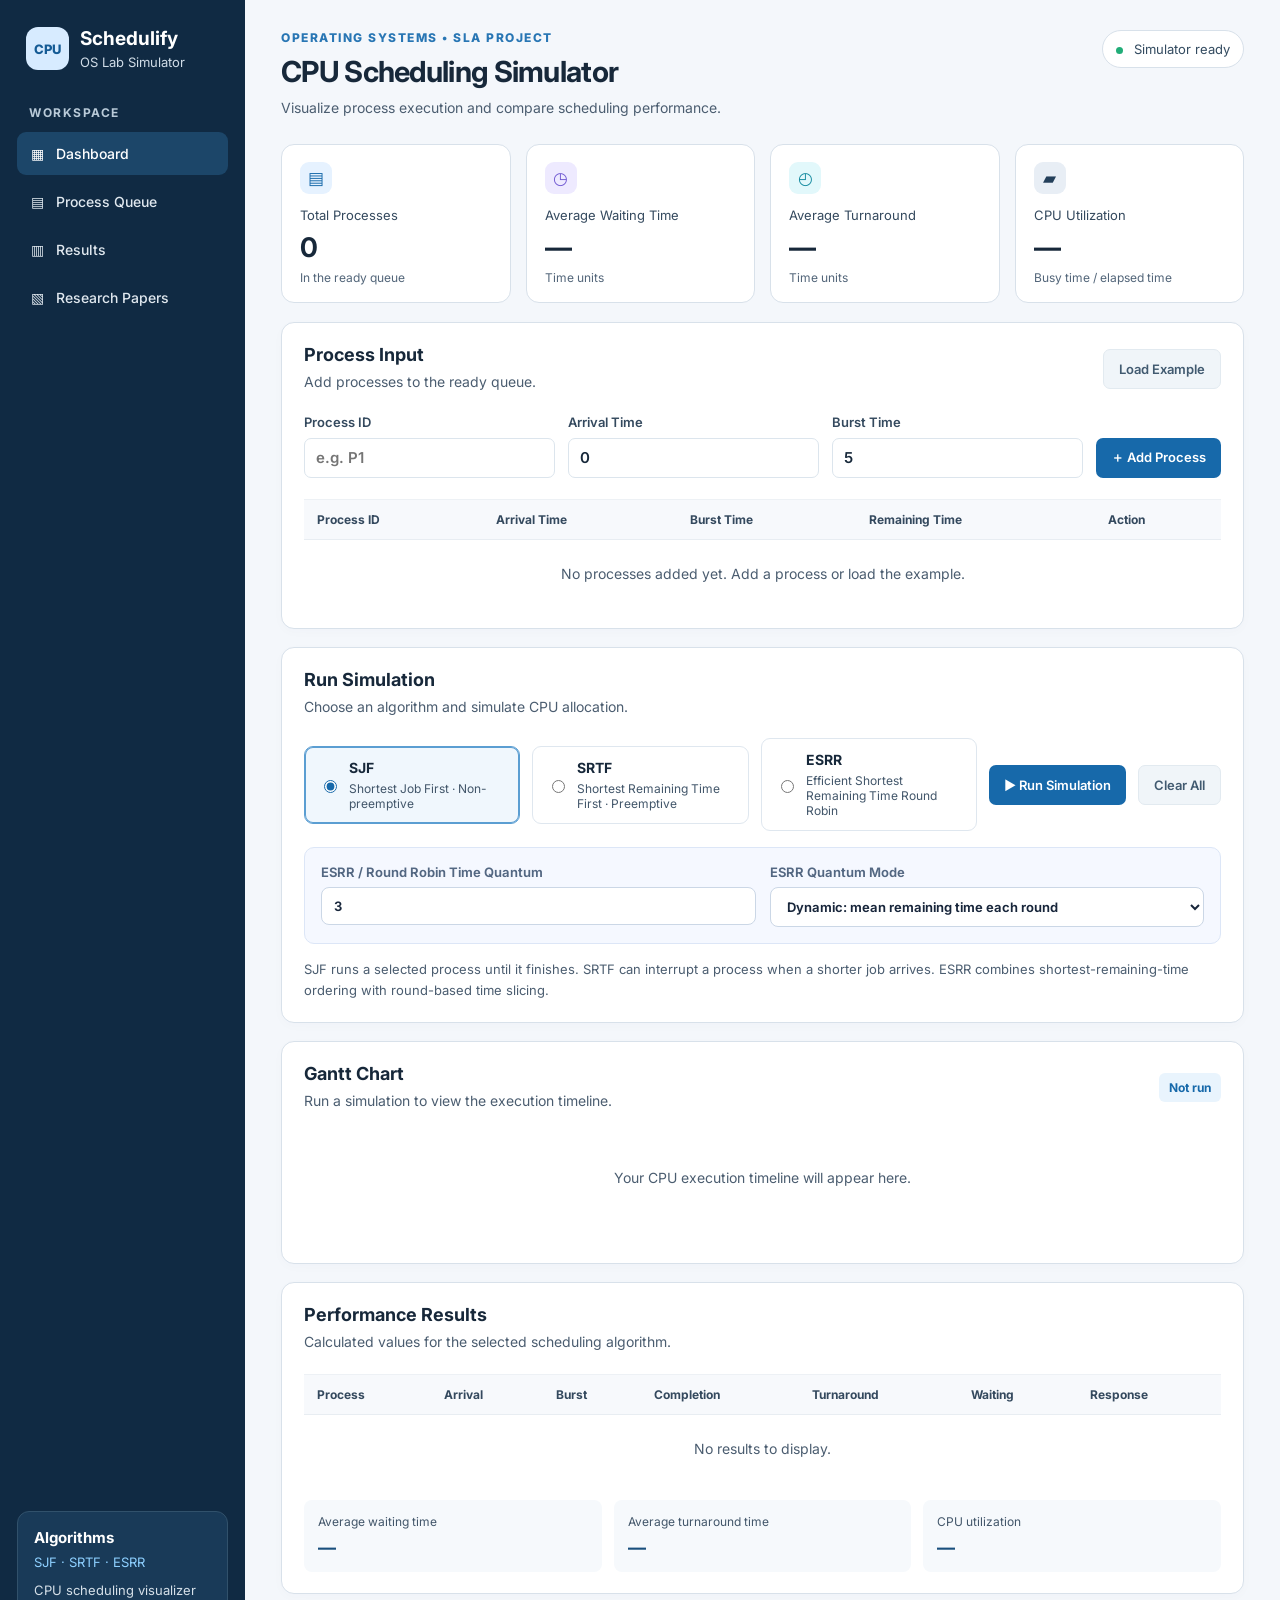
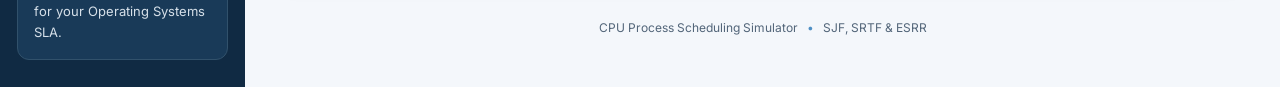
<file: index.html>
<!DOCTYPE html>
<html lang="en">
<head>
  <meta charset="UTF-8">
  <meta name="viewport" content="width=device-width, initial-scale=1.0">
  <title>CPU Process Scheduling Simulator</title>
  <link rel="stylesheet" href="style.css">
</head>
<body>
  <div class="app">
    <aside class="sidebar">
      <div class="brand"><div class="brand-icon">CPU</div><div><h2>Schedulify</h2><p>OS Lab Simulator</p></div></div>
      <div class="nav-label">WORKSPACE</div>
      <a class="nav-item active" href="#dashboard">▦ &nbsp; Dashboard</a>
      <a class="nav-item" href="#processes">▤ &nbsp; Process Queue</a>
      <a class="nav-item" href="#results">▥ &nbsp; Results</a>
      <a class="nav-item" href="research.html">▧ &nbsp; Research Papers</a>
      <div class="side-note"><strong>Algorithms</strong><span>SJF · SRTF · ESRR</span><p>CPU scheduling visualizer for your Operating Systems SLA.</p></div>
    </aside>

    <main class="main" id="dashboard">
      <header class="topbar">
        <div><p class="eyebrow">OPERATING SYSTEMS • SLA PROJECT</p><h1>CPU Scheduling Simulator</h1><p class="subtitle">Visualize process execution and compare scheduling performance.</p></div>
        <div class="status"><span class="status-dot"></span> Simulator ready</div>
      </header>

      <section class="stats">
        <article class="stat-card"><div class="stat-icon blue">▤</div><p>Total Processes</p><strong id="statProcesses">0</strong><small>In the ready queue</small></article>
        <article class="stat-card"><div class="stat-icon violet">◷</div><p>Average Waiting Time</p><strong id="statWaiting">—</strong><small>Time units</small></article>
        <article class="stat-card"><div class="stat-icon cyan">◴</div><p>Average Turnaround</p><strong id="statTurnaround">—</strong><small>Time units</small></article>
        <article class="stat-card"><div class="stat-icon navy">▰</div><p>CPU Utilization</p><strong id="statUtilization">—</strong><small>Busy time / elapsed time</small></article>
      </section>

      <section class="panel" id="processes">
        <div class="panel-heading"><div><h2>Process Input</h2><p>Add processes to the ready queue.</p></div><button class="btn btn-light" id="loadExample">Load Example</button></div>
        <form id="processForm" class="process-form">
          <label>Process ID<input id="pid" type="text" placeholder="e.g. P1" maxlength="8" required></label>
          <label>Arrival Time<input id="arrival" type="number" min="0" step="1" value="0" required></label>
          <label>Burst Time<input id="burst" type="number" min="1" step="1" value="5" required></label>
          <button class="btn btn-primary" type="submit">＋ Add Process</button>
        </form>
        <div class="table-wrap"><table><thead><tr><th>Process ID</th><th>Arrival Time</th><th>Burst Time</th><th>Remaining Time</th><th>Action</th></tr></thead><tbody id="processTable"><tr><td colspan="5" class="empty">No processes added yet. Add a process or load the example.</td></tr></tbody></table></div>
      </section>

      <section class="panel">
        <div class="panel-heading"><div><h2>Run Simulation</h2><p>Choose an algorithm and simulate CPU allocation.</p></div></div>
        <div class="algorithm-row">
          <label class="algorithm-option"><input type="radio" name="algorithm" value="SJF" checked><span><strong>SJF</strong><small>Shortest Job First · Non-preemptive</small></span></label>
          <label class="algorithm-option"><input type="radio" name="algorithm" value="SRTF"><span><strong>SRTF</strong><small>Shortest Remaining Time First · Preemptive</small></span></label>
          <label class="algorithm-option"><input type="radio" name="algorithm" value="ESRR"><span><strong>ESRR</strong><small>Efficient Shortest Remaining Time Round Robin</small></span></label>
          <button class="btn btn-primary run-btn" id="runSimulation">▶ Run Simulation</button>
          <button class="btn btn-light" id="clearAll">Clear All</button>
        </div>
        <div class="esrr-controls">
          <label>ESRR / Round Robin Time Quantum
            <input id="esrrQuantum" type="number" min="1" step="1" value="3">
          </label>
          <label>ESRR Quantum Mode
            <select id="esrrMode">
              <option value="dyn">Dynamic: mean remaining time each round</option>
              <option value="fix">Fixed: use the quantum above</option>
            </select>
          </label>
        </div>
        <p class="hint">SJF runs a selected process until it finishes. SRTF can interrupt a process when a shorter job arrives. ESRR combines shortest-remaining-time ordering with round-based time slicing.</p>
      </section>

      <section class="panel" id="results">
        <div class="panel-heading"><div><h2>Gantt Chart</h2><p id="ganttSubtitle">Run a simulation to view the execution timeline.</p></div><span class="tag" id="algorithmTag">Not run</span></div>
        <div id="ganttChart" class="gantt-chart"><div class="empty gantt-empty">Your CPU execution timeline will appear here.</div></div>
      </section>

      <section class="panel">
        <div class="panel-heading"><div><h2>Performance Results</h2><p>Calculated values for the selected scheduling algorithm.</p></div></div>
        <div class="table-wrap"><table><thead><tr><th>Process</th><th>Arrival</th><th>Burst</th><th>Completion</th><th>Turnaround</th><th>Waiting</th><th>Response</th></tr></thead><tbody id="resultsTable"><tr><td colspan="7" class="empty">No results to display.</td></tr></tbody></table></div>
        <div class="summary-row"><div><span>Average waiting time</span><strong id="avgWait">—</strong></div><div><span>Average turnaround time</span><strong id="avgTurn">—</strong></div><div><span>CPU utilization</span><strong id="cpuUtil">—</strong></div></div>
      </section>
      <footer>CPU Process Scheduling Simulator <span>•</span> SJF, SRTF &amp; ESRR</footer>
    </main>
  </div>
  <script src="script.js"></script>
</body>
</html>
</file>
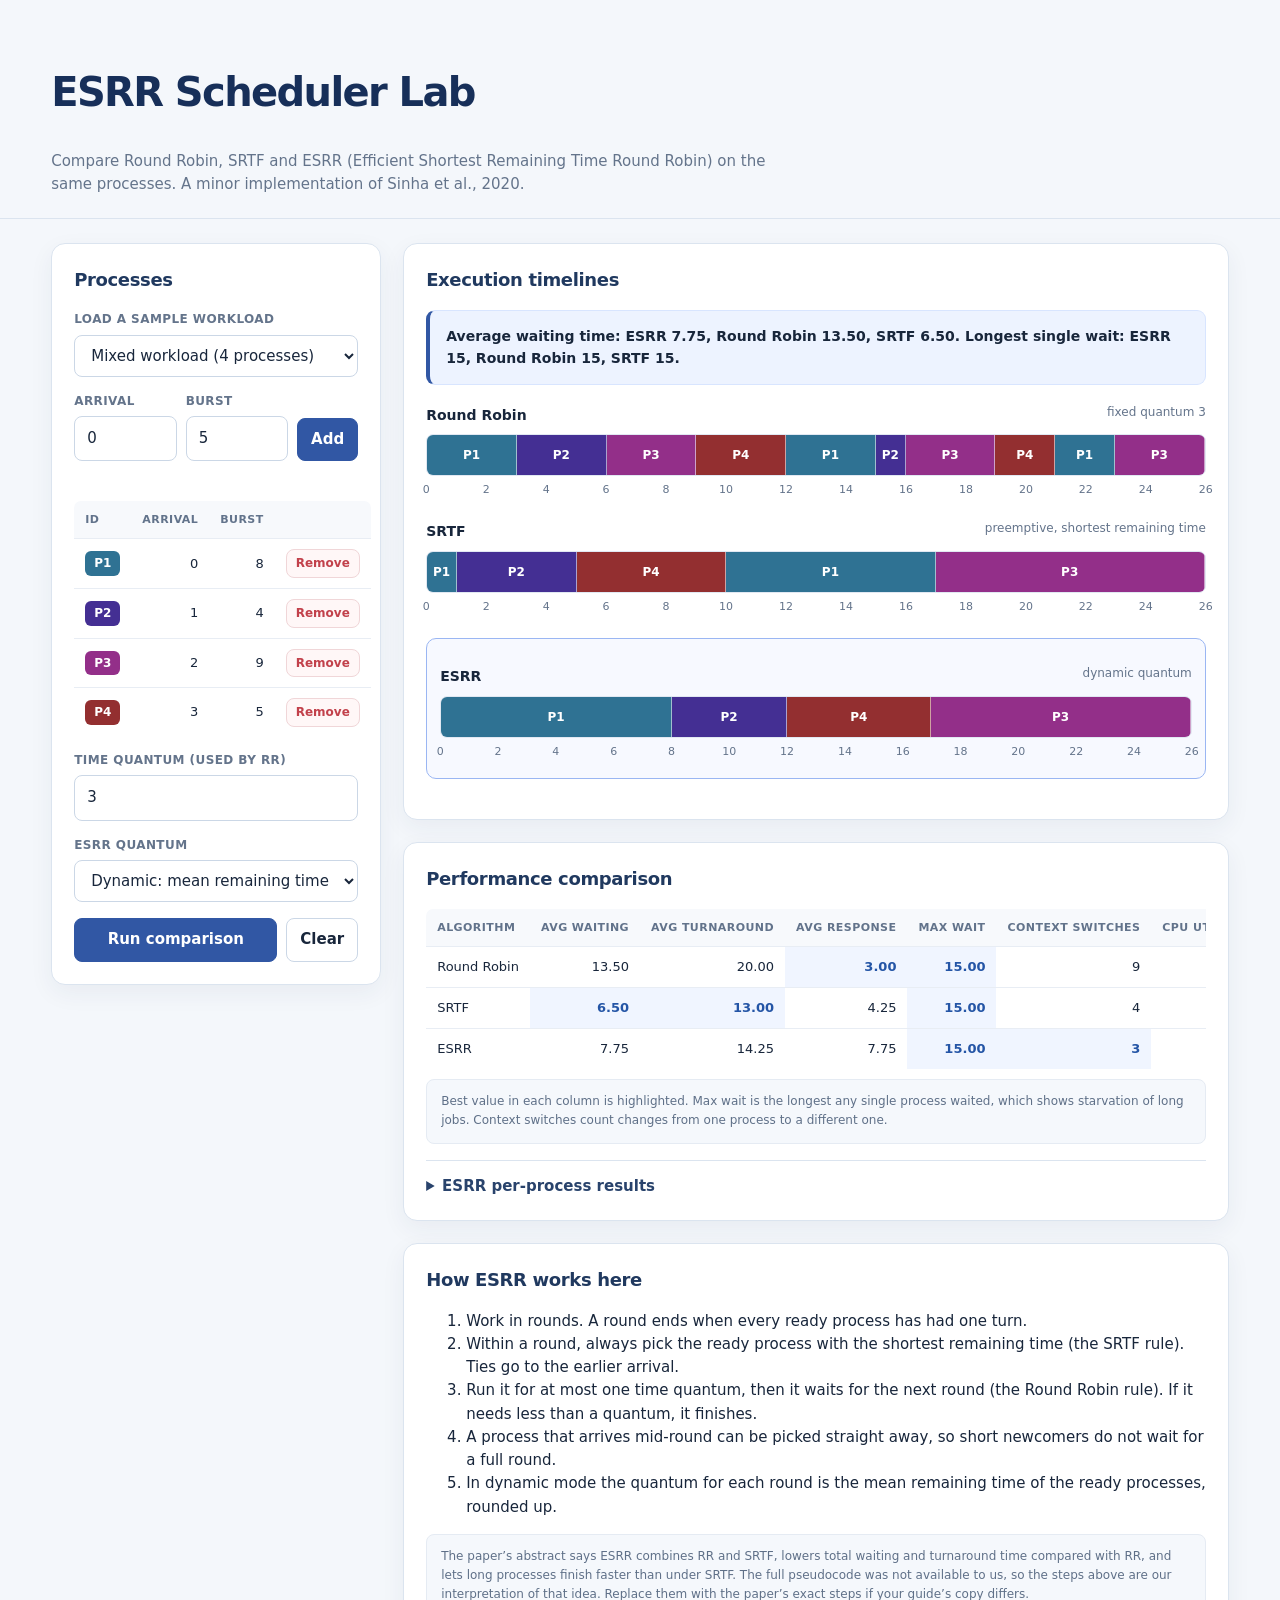
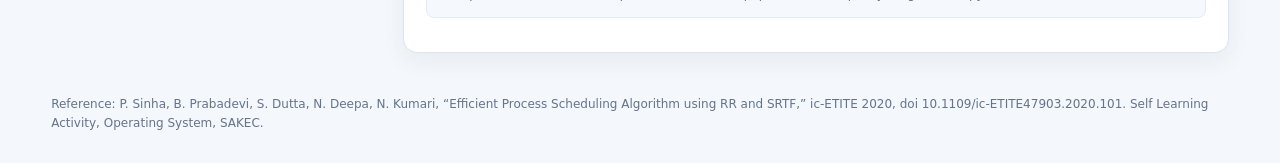
<file: esrr_scheduler.html>
<!DOCTYPE html>
<html lang="en">
<head>
<meta charset="UTF-8">
<meta name="viewport" content="width=device-width, initial-scale=1">
<title>ESRR Scheduler Lab</title>
<style>
:root{
  --bg:#f4f7fb;--panel:#ffffff;--ink:#18263b;--mute:#64748b;
  --line:#dbe4ef;--acc:#3157a4;--accbg:#edf3ff;--bad:#c2414b;
  --idle:#e9eef6;--shadow:0 8px 24px rgba(27,48,82,.06)
}
*{box-sizing:border-box}
body{margin:0;background:var(--bg);color:var(--ink);font:15px/1.55 Inter,system-ui,-apple-system,"Segoe UI",Roboto,Arial,sans-serif}
header{padding:34px clamp(18px,4vw,52px) 22px;max-width:1360px;margin:auto;border-bottom:1px solid var(--line)}
header h1{font-family:Inter,system-ui,sans-serif;font-size:clamp(28px,4vw,40px);font-weight:800;letter-spacing:-.04em;color:#172f59}
header p{margin:8px 0 0;color:var(--mute);max-width:78ch}
.wrap{max-width:1360px;margin:auto;padding:24px clamp(18px,4vw,52px) 42px;display:grid;grid-template-columns:330px minmax(0,1fr);gap:22px;align-items:start}
@media(max-width:940px){.wrap{grid-template-columns:1fr}}
.panel{background:var(--panel);border:1px solid var(--line);border-radius:14px;padding:22px;box-shadow:var(--shadow)}
.panel h2{font-family:Inter,system-ui,sans-serif;font-size:18px;font-weight:750;letter-spacing:-.02em;margin:0 0 16px;color:#20395f}
label{display:block;font-size:12px;font-weight:700;letter-spacing:.035em;text-transform:uppercase;color:var(--mute);margin-bottom:6px}
input,select,button{font:inherit;color:var(--ink)}
input,select{width:100%;padding:10px 12px;border:1px solid #cbd7e6;border-radius:8px;background:#fff;transition:border-color .15s,box-shadow .15s}
input:focus,select:focus{outline:none;border-color:var(--acc);box-shadow:0 0 0 3px rgba(49,87,164,.12)}
button{cursor:pointer;border-radius:8px;border:1px solid #cbd7e6;background:#fff;padding:9px 13px;font-weight:650;transition:background .15s,border-color .15s,transform .15s}
button:hover{border-color:var(--acc);background:#f5f8ff}
button:active{transform:translateY(1px)}
button.primary{background:var(--acc);border-color:var(--acc);color:#fff;font-weight:700}
button.primary:hover{background:#26488e}
:focus-visible{outline:3px solid #7aa2f7;outline-offset:2px}
.row{display:grid;grid-template-columns:1fr 1fr auto;gap:9px;align-items:end;margin-bottom:12px}
.field{margin-bottom:15px}
.msg{min-height:20px;font-size:13px;color:var(--bad);margin:0 0 8px}
table{border-collapse:separate;border-spacing:0;width:100%;font-size:13px;white-space:nowrap}
th,td{padding:10px 11px;text-align:right;border-bottom:1px solid #e8edf4}
th:first-child,td:first-child{text-align:left}
th{font-weight:750;color:#62738b;font-size:11px;text-transform:uppercase;letter-spacing:.04em;background:#f7f9fc}
thead th:first-child{border-radius:7px 0 0 0}thead th:last-child{border-radius:0 7px 0 0}
tbody tr:last-child td{border-bottom:0}
tbody tr:hover td{background:#f8faff}
.chip{display:inline-block;min-width:34px;text-align:center;padding:3px 9px;border-radius:6px;color:#fff;font-weight:750;font-size:12px}
.x{padding:4px 9px;font-size:12px;color:var(--bad);background:#fff7f7;border-color:#f0d6d8}
.actions{display:flex;gap:9px;margin-top:16px}.actions .primary{flex:1}
.empty{color:var(--mute);font-size:14px;padding:12px 0}
.verdict{font-size:14px;font-weight:650;line-height:1.6;margin:0 0 20px;padding:14px 16px;background:var(--accbg);border:1px solid #d8e5ff;border-left:4px solid var(--acc);border-radius:9px}
.lane{margin-bottom:18px}
.lane h3{font-family:Inter,system-ui,sans-serif;font-size:14px;font-weight:750;margin-bottom:8px;display:flex;justify-content:space-between;gap:8px;flex-wrap:wrap}
.lane h3 small{font:12px system-ui,sans-serif;color:var(--mute);font-weight:500}
.lane.hl{padding:13px;border:1px solid #9ab6f3;background:#f7f9ff;border-radius:10px}
.bar{display:flex;height:42px;background:var(--idle);border-radius:7px;overflow:hidden;border:1px solid #e1e8f2}
.seg{display:flex;align-items:center;justify-content:center;color:#fff;font-size:12px;font-weight:750;border-right:1px solid rgba(255,255,255,.55);overflow:hidden}
.seg.idle{background:repeating-linear-gradient(45deg,#e9eef6,#e9eef6 5px,#dbe4ef 5px,#dbe4ef 7px);color:#66758a}
.axis{position:relative;height:22px;font-size:11px;color:var(--mute);margin:5px 0 0}
.axis span{position:absolute;transform:translateX(-50%)}
.scroll{overflow-x:auto}
td.best{font-weight:800;color:#2455a6;background:#f0f5ff}
details{margin-top:16px;border-top:1px solid var(--line);padding-top:14px}
summary{cursor:pointer;font-weight:750;color:#29436c}
details ol,details ul{margin:10px 0 8px 20px;padding:0}details li{margin-bottom:7px}
.note{font-size:12px;line-height:1.6;color:#5f7088;background:#f5f8fc;border:1px solid #e5ebf3;padding:12px 14px;border-radius:8px}
footer{max-width:1360px;margin:auto;padding:0 clamp(18px,4vw,52px) 30px;color:var(--mute);font-size:12px;line-height:1.6}
.stack>*+*{margin-top:22px}
@media(max-width:560px){.panel{padding:16px}.row{grid-template-columns:1fr 1fr}.row button{grid-column:1/-1}header{padding-top:25px}}
</style>
</head>
<body>
<header>
  <h1>ESRR Scheduler Lab</h1>
  <p>Compare Round Robin, SRTF and ESRR (Efficient Shortest Remaining Time Round Robin) on the same processes. A minor implementation of Sinha et al., 2020.</p>
</header>
<div class="wrap">
  <aside class="panel" aria-label="Process input">
    <h2>Processes</h2>
    <div class="field"><label for="preset">Load a sample workload</label>
      <select id="preset"><option value="a">Mixed workload (4 processes)</option><option value="b">Long job vs. short arrivals (6)</option><option value="c">Simulator example (4)</option><option value="">Start empty</option></select></div>
    <form id="f" class="row" autocomplete="off">
      <div><label for="at">Arrival</label><input id="at" type="number" min="0" step="1" value="0" required></div>
      <div><label for="bt">Burst</label><input id="bt" type="number" min="1" step="1" value="5" required></div>
      <button class="primary" type="submit">Add</button>
    </form>
    <p class="msg" id="msg" role="alert"></p>
    <div id="plist"></div>
    <div class="field" style="margin-top:14px"><label for="q">Time quantum (used by RR)</label><input id="q" type="number" min="1" step="1" value="3"></div>
    <div class="field"><label for="mode">ESRR quantum</label>
      <select id="mode"><option value="dyn">Dynamic: mean remaining time each round</option><option value="fix">Fixed: same as the quantum above</option></select></div>
    <div class="actions"><button class="primary" id="run" type="button">Run comparison</button><button id="clr" type="button">Clear</button></div>
  </aside>
  <main class="stack">
    <section class="panel" aria-live="polite">
      <h2>Execution timelines</h2>
      <p class="verdict" id="verdict">Add at least one process to compare the algorithms.</p>
      <div id="lanes"></div>
    </section>
    <section class="panel">
      <h2>Performance comparison</h2>
      <div class="scroll" id="cmp"></div>
      <p class="note" style="margin-top:10px">Best value in each column is highlighted. Max wait is the longest any single process waited, which shows starvation of long jobs. Context switches count changes from one process to a different one.</p>
      <details><summary>ESRR per-process results</summary><div class="scroll" id="detail"></div></details>
    </section>
    <section class="panel">
      <h2>How ESRR works here</h2>
      <ol>
        <li>Work in rounds. A round ends when every ready process has had one turn.</li>
        <li>Within a round, always pick the ready process with the shortest remaining time (the SRTF rule). Ties go to the earlier arrival.</li>
        <li>Run it for at most one time quantum, then it waits for the next round (the Round Robin rule). If it needs less than a quantum, it finishes.</li>
        <li>A process that arrives mid-round can be picked straight away, so short newcomers do not wait for a full round.</li>
        <li>In dynamic mode the quantum for each round is the mean remaining time of the ready processes, rounded up.</li>
      </ol>
      <p class="note">The paper’s abstract says ESRR combines RR and SRTF, lowers total waiting and turnaround time compared with RR, and lets long processes finish faster than under SRTF. The full pseudocode was not available to us, so the steps above are our interpretation of that idea. Replace them with the paper’s exact steps if your guide’s copy differs.</p>
    </section>
  </main>
</div>
<footer>Reference: P. Sinha, B. Prabadevi, S. Dutta, N. Deepa, N. Kumari, “Efficient Process Scheduling Algorithm using RR and SRTF,” ic-ETITE 2020, doi 10.1109/ic-ETITE47903.2020.101. Self Learning Activity, Operating System, SAKEC.</footer>

<script>
const $=s=>document.querySelector(s);
const PRE={a:[[0,8],[1,4],[2,9],[3,5]],b:[[0,10],[1,2],[2,2],[4,2],[6,2],[8,2]],c:[[0,7],[2,4],[4,1],[5,4]]};
let procs=[];

/* ---------- scheduling algorithms ---------- */
const mk=ps=>ps.map(p=>({...p,rem:p.bt,rt:null,ct:0}));
const nextArr=(L,t)=>Math.min(...L.filter(p=>p.rem>0&&p.at>t).map(p=>p.at));
const begin=(p,t)=>{if(p.rt===null)p.rt=t-p.at};
function push(tl,id,s,e){const l=tl[tl.length-1];if(l&&l.id===id&&l.e===s)l.e=e;else tl.push({id,s,e})}

function rr(ps,Q){
  const L=mk(ps).sort((a,b)=>a.at-b.at),tl=[],q=[];let t=0,i=0,done=0;
  const adm=()=>{while(i<L.length&&L[i].at<=t)q.push(L[i++])};
  while(done<L.length){
    adm();
    if(!q.length){const n=L[i].at;push(tl,'idle',t,n);t=n;continue}
    const p=q.shift();begin(p,t);
    const d=Math.min(Q,p.rem);push(tl,p.id,t,t+d);t+=d;p.rem-=d;adm();
    if(p.rem>0)q.push(p);else{p.ct=t;done++}
  }
  return{L,tl};
}
function srtf(ps){
  const L=mk(ps),tl=[];let t=0,done=0;
  while(done<L.length){
    const r=L.filter(p=>p.rem>0&&p.at<=t);
    if(!r.length){const n=nextArr(L,t);push(tl,'idle',t,n);t=n;continue}
    r.sort((a,b)=>a.rem-b.rem||a.at-b.at);
    const p=r[0];begin(p,t);
    const d=Math.min(p.rem,nextArr(L,t)-t);   // preemption can only happen at an arrival
    push(tl,p.id,t,t+d);t+=d;p.rem-=d;
    if(!p.rem){p.ct=t;done++}
  }
  return{L,tl};
}
function esrr(ps,Q0,dyn){
  const L=mk(ps),tl=[],served=new Set();let t=0,done=0,Q=Q0;
  while(done<L.length){
    const r=L.filter(p=>p.rem>0&&p.at<=t);
    if(!r.length){const n=nextArr(L,t);push(tl,'idle',t,n);t=n;continue}
    let c=r.filter(p=>!served.has(p.id));
    if(!c.length){served.clear();c=r}
    if(served.size===0&&dyn)Q=Math.max(1,Math.ceil(r.reduce((s,p)=>s+p.rem,0)/r.length)); // new round
    c.sort((a,b)=>a.rem-b.rem||a.at-b.at);
    const p=c[0];begin(p,t);
    const d=Math.min(Q,p.rem);push(tl,p.id,t,t+d);t+=d;p.rem-=d;
    if(p.rem>0)served.add(p.id);else{p.ct=t;done++}
  }
  return{L,tl};
}
function metrics({L,tl}){
  const rows=L.map(p=>{const tat=p.ct-p.at;return{id:p.id,at:p.at,bt:p.bt,ct:p.ct,tat,wt:tat-p.bt,rt:p.rt}});
  const avg=k=>rows.reduce((s,r)=>s+r[k],0)/rows.length;
  const run=tl.filter(x=>x.id!=='idle');let cs=0;
  for(let i=1;i<run.length;i++)if(run[i].id!==run[i-1].id)cs++;
  const end=tl[tl.length-1].e,busy=run.reduce((s,x)=>s+x.e-x.s,0);
  return{rows,wt:avg('wt'),tat:avg('tat'),rt:avg('rt'),mx:Math.max(...rows.map(r=>r.wt)),cs,util:busy/end*100,end,tl};
}
function simulate(ps,Q,dyn){
  return{rr:metrics(rr(ps,Q)),srtf:metrics(srtf(ps)),esrr:metrics(esrr(ps,Q,dyn))};
}

/* ---------- interface ---------- */
const col=id=>{const i=procs.findIndex(p=>p.id===id);return`hsl(${(i*53+200)%360} 52% 38%)`};
const f2=n=>n.toFixed(2);
function drawList(){
  $('#plist').innerHTML=procs.length?`<table><thead><tr><th>ID</th><th>Arrival</th><th>Burst</th><th><span class="sr" hidden>Remove</span></th></tr></thead><tbody>${procs.map((p,i)=>`<tr><td><span class="chip" style="background:${col(p.id)}">${p.id}</span></td><td>${p.at}</td><td>${p.bt}</td><td><button class="x" data-i="${i}" aria-label="Remove ${p.id}">Remove</button></td></tr>`).join('')}</tbody></table>`:'<p class="empty">No processes yet. Add one above or load a sample.</p>';
}
function lane(name,sub,m,hl){
  const step=Math.max(1,Math.ceil(m.end/20)),ticks=[];for(let t=0;t<=m.end;t+=step)ticks.push(t);
  return`<div class="lane${hl?' hl':''}"><h3>${name}<small>${sub}</small></h3><div class="bar" role="img" aria-label="${name} timeline">${m.tl.map(x=>{const w=(x.e-x.s)/m.end*100;return`<div class="seg${x.id==='idle'?' idle':''}" style="width:${w}%;${x.id==='idle'?'':'background:'+col(x.id)}" title="${x.id}: ${x.s} to ${x.e}">${w>3.5?(x.id==='idle'?'idle':x.id):''}</div>`}).join('')}</div><div class="axis">${ticks.map(t=>`<span style="left:${t/m.end*100}%">${t}</span>`).join('')}</div></div>`;
}
function cmpTable(r){
  const algs=[['Round Robin',r.rr],['SRTF',r.srtf],['ESRR',r.esrr]];
  const cols=[['Avg waiting','wt',1],['Avg turnaround','tat',1],['Avg response','rt',1],['Max wait','mx',1],['Context switches','cs',0],['CPU utilization %','util',2]];
  const best=cols.map(([,k])=>k==='util'?null:Math.min(...algs.map(a=>a[1][k])));
  return`<table><thead><tr><th>Algorithm</th>${cols.map(c=>`<th>${c[0]}</th>`).join('')}</tr></thead><tbody>${algs.map(([n,m])=>`<tr><td>${n}</td>${cols.map(([,k,d],j)=>{const v=m[k];return`<td class="${best[j]!==null&&v===best[j]?'best':''}">${d?v.toFixed(d===2?1:2):v}</td>`}).join('')}</tr>`).join('')}</tbody></table>`;
}
function detailTable(m){
  return`<table><thead><tr><th>Process</th><th>Arrival</th><th>Burst</th><th>Completion</th><th>Turnaround</th><th>Waiting</th><th>Response</th></tr></thead><tbody>${m.rows.map(r=>`<tr><td><span class="chip" style="background:${col(r.id)}">${r.id}</span></td><td>${r.at}</td><td>${r.bt}</td><td>${r.ct}</td><td>${r.tat}</td><td>${r.wt}</td><td>${r.rt}</td></tr>`).join('')}</tbody></table>`;
}
function run(){
  const Q=Math.max(1,parseInt($('#q').value)||1);
  if(!procs.length){$('#lanes').innerHTML='';$('#cmp').innerHTML='';$('#detail').innerHTML='';$('#verdict').textContent='Add at least one process to compare the algorithms.';return}
  const dyn=$('#mode').value==='dyn',r=simulate(procs,Q,dyn);
  $('#lanes').innerHTML=lane('Round Robin','fixed quantum '+Q,r.rr,0)+lane('SRTF','preemptive, shortest remaining time',r.srtf,0)+lane('ESRR',dyn?'dynamic quantum':'fixed quantum '+Q,r.esrr,1);
  $('#cmp').innerHTML=cmpTable(r);$('#detail').innerHTML=detailTable(r.esrr);
  const e=r.esrr;
  $('#verdict').textContent=`Average waiting time: ESRR ${f2(e.wt)}, Round Robin ${f2(r.rr.wt)}, SRTF ${f2(r.srtf.wt)}. Longest single wait: ESRR ${e.mx}, Round Robin ${r.rr.mx}, SRTF ${r.srtf.mx}.`;
}
function refresh(){drawList();run()}
function preset(k){procs=(PRE[k]||[]).map((p,i)=>({id:'P'+(i+1),at:p[0],bt:p[1]}));refresh()}

if(typeof document!=='undefined'&&document.querySelector){
  $('#f').addEventListener('submit',e=>{
    e.preventDefault();const at=Number($('#at').value),bt=Number($('#bt').value);
    if(procs.length>=12){$('#msg').textContent='Maximum 12 processes. Remove one to add another.';return}
    if(!Number.isInteger(at)||at<0||!Number.isInteger(bt)||bt<1){$('#msg').textContent='Arrival must be a whole number of 0 or more, and burst a whole number of 1 or more.';return}
    $('#msg').textContent='';const used=procs.map(p=>+p.id.slice(1));procs.push({id:'P'+(Math.max(0,...used)+1),at,bt});refresh();
  });
  $('#plist').addEventListener('click',e=>{const b=e.target.closest('.x');if(b){procs.splice(+b.dataset.i,1);refresh()}});
  $('#preset').addEventListener('change',e=>preset(e.target.value));
  $('#run').addEventListener('click',run);$('#q').addEventListener('input',run);$('#mode').addEventListener('change',run);
  $('#clr').addEventListener('click',()=>{procs=[];$('#preset').value='';$('#msg').textContent='';refresh()});
  preset('a');
}
</script>
</body>
</html>
</file>
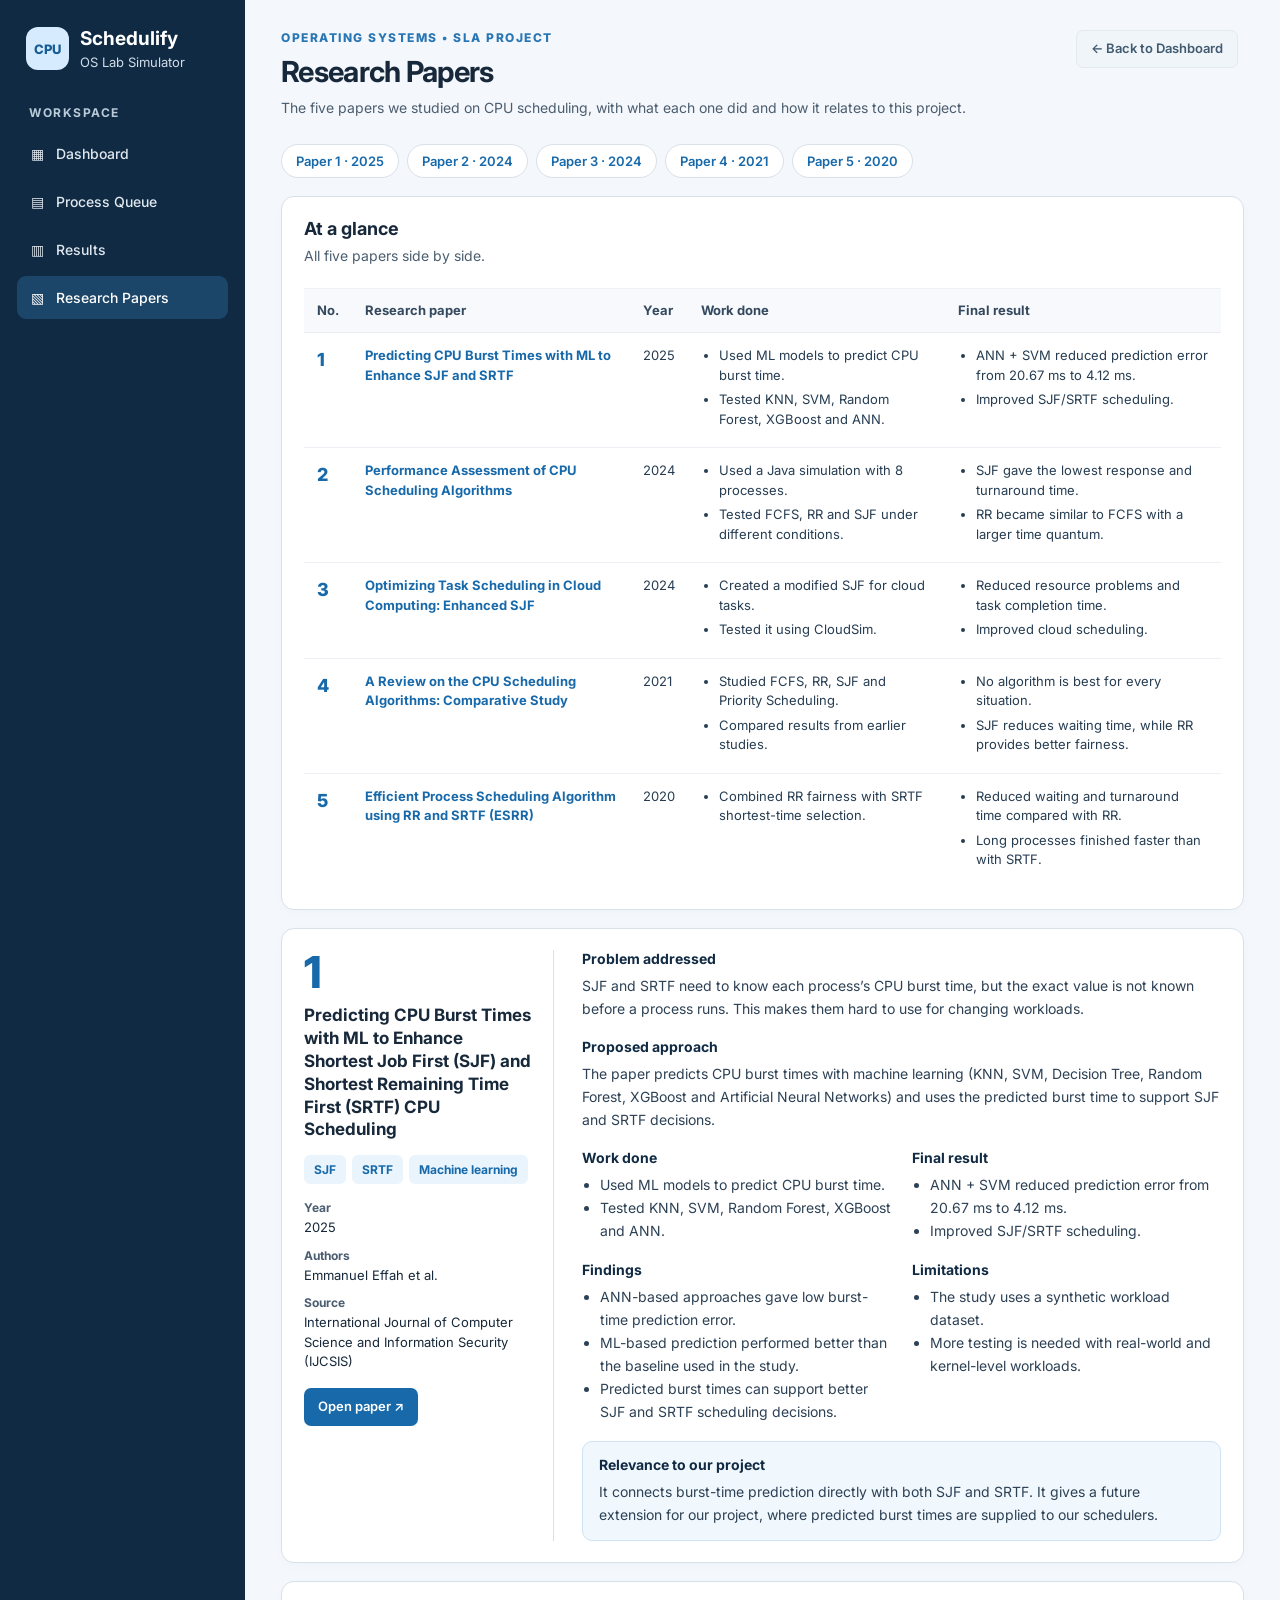
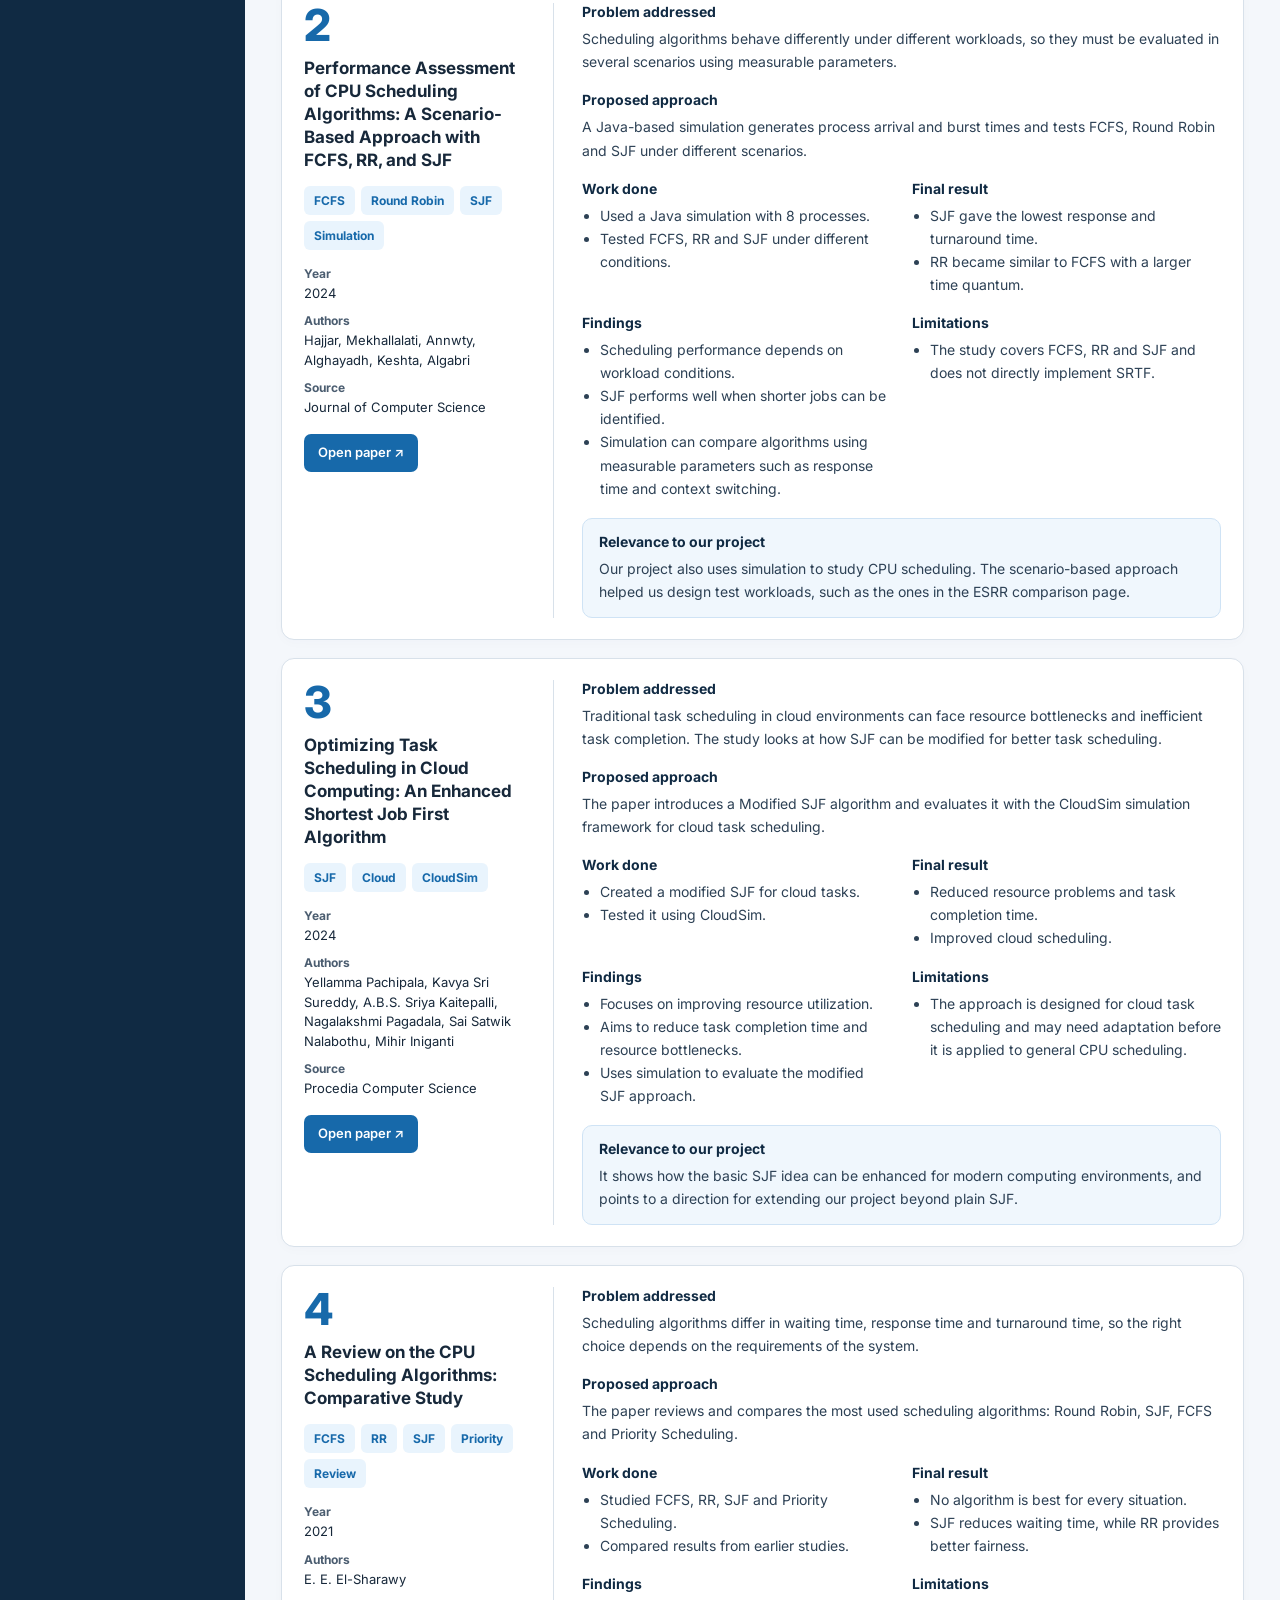
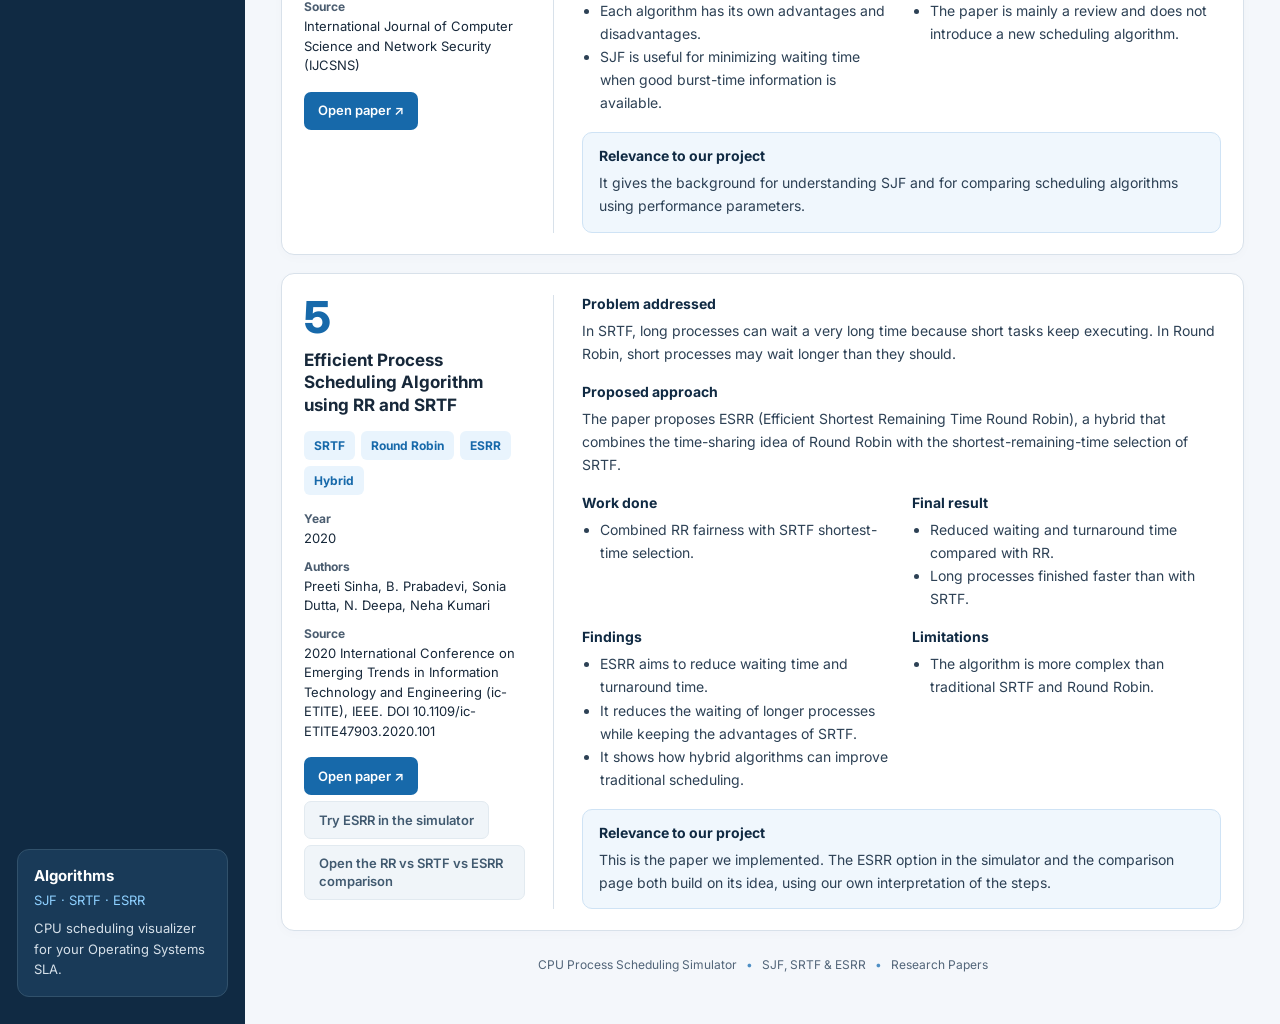
<file: research.html>
<!DOCTYPE html>
<html lang="en">
<head>
  <meta charset="UTF-8">
  <meta name="viewport" content="width=device-width, initial-scale=1.0">
  <title>Research Papers | Schedulify</title>
  <link rel="stylesheet" href="style.css">
  <style>
    .nav-item:focus-visible,.btn:focus-visible,.jump a:focus-visible{outline:3px solid #5ba1d8;outline-offset:2px}
    .jump{display:flex;flex-wrap:wrap;gap:8px;margin:0 0 18px}
    .jump a{background:#fff;border:1px solid var(--line);border-radius:20px;padding:8px 14px;color:#1769aa;text-decoration:none;font-weight:600;font-size:13px}
    .jump a:hover{background:#edf5fc;border-color:#5b9ed2}
    .glance td,.glance th{white-space:normal;vertical-align:top;font-size:13px;line-height:1.5}
    .glance td:first-child{font-weight:800;font-size:18px;color:#1769aa;width:48px}
    .glance a{color:#1769aa;font-weight:700;text-decoration:none}
    .glance ul,.sec ul{margin:0;padding-left:18px}
    .glance li,.sec li{margin-bottom:5px}
    .paper{scroll-margin-top:16px;display:grid;grid-template-columns:250px minmax(0,1fr);gap:28px}
    .meta{border-right:1px solid var(--line);padding-right:22px}
    .num{font-size:44px;font-weight:800;color:#1769aa;line-height:1;letter-spacing:-1px}
    .meta h2{font-size:17px;line-height:1.35;margin:10px 0 14px}
    .meta dl{margin:0 0 16px}.meta dt{font-size:12px;font-weight:700;color:#4b5d70;margin-top:10px}
    .meta dd{margin:3px 0 0;font-size:13px;line-height:1.5;color:#17283a}
    .tags{display:flex;flex-wrap:wrap;gap:6px;margin-bottom:16px}
    .tags .tag{font-size:12px}
    .sec{margin-bottom:18px}.sec:last-child{margin-bottom:0}
    .sec h3{font-size:14px;margin:0 0 7px;color:#102a43}
    .sec p,.sec li{margin:0;font-size:14px;line-height:1.65;color:#2d4155}
    .cols{display:grid;grid-template-columns:1fr 1fr;gap:20px}
    .relevance{background:#f0f7fd;border:1px solid #cfe3f5;border-radius:10px;padding:14px 16px}
    .btn.link{display:inline-flex;align-items:center;text-decoration:none;height:auto;min-height:38px;padding:9px 14px;white-space:normal;line-height:1.35;margin:0 6px 6px 0}
    @media(max-width:900px){.paper{grid-template-columns:1fr}.meta{border-right:0;border-bottom:1px solid var(--line);padding:0 0 18px}.cols{grid-template-columns:1fr}}
  </style>
</head>
<body>
  <div class="app">
    <aside class="sidebar">
      <div class="brand"><div class="brand-icon">CPU</div><div><h2>Schedulify</h2><p>OS Lab Simulator</p></div></div>
      <div class="nav-label">WORKSPACE</div>
      <a class="nav-item" href="index.html#dashboard">▦ &nbsp; Dashboard</a>
      <a class="nav-item" href="index.html#processes">▤ &nbsp; Process Queue</a>
      <a class="nav-item" href="index.html#results">▥ &nbsp; Results</a>
      <a class="nav-item active" href="research.html" aria-current="page">▧ &nbsp; Research Papers</a>
      <div class="side-note"><strong>Algorithms</strong><span>SJF · SRTF · ESRR</span><p>CPU scheduling visualizer for your Operating Systems SLA.</p></div>
    </aside>

    <main class="main">
      <header class="topbar">
        <div><p class="eyebrow">OPERATING SYSTEMS • SLA PROJECT</p><h1>Research Papers</h1><p class="subtitle">The five papers we studied on CPU scheduling, with what each one did and how it relates to this project.</p></div>
        <a class="btn btn-light link" href="index.html#dashboard" style="display:inline-flex;align-items:center;text-decoration:none">← Back to Dashboard</a>
      </header>

      <nav class="jump" aria-label="Jump to a paper" id="jump"></nav>

      <section class="panel">
        <div class="panel-heading"><div><h2>At a glance</h2><p>All five papers side by side.</p></div></div>
        <div class="table-wrap"><table class="glance"><thead><tr><th>No.</th><th>Research paper</th><th>Year</th><th>Work done</th><th>Final result</th></tr></thead><tbody id="glance"></tbody></table></div>
      </section>

      <div id="papers"></div>
      <footer>CPU Process Scheduling Simulator <span>•</span> SJF, SRTF &amp; ESRR <span>•</span> Research Papers</footer>
    </main>
  </div>

<script>
const PAPERS=[
{id:'p1',year:2025,title:'Predicting CPU Burst Times with ML to Enhance SJF and SRTF',full:'Predicting CPU Burst Times with ML to Enhance Shortest Job First (SJF) and Shortest Remaining Time First (SRTF) CPU Scheduling',
 authors:'Emmanuel Effah et al.',source:'International Journal of Computer Science and Information Security (IJCSIS)',
 link:'https://www.researchgate.net/publication/397058205_Predicting_CPU_Burst_Times_with_ML_to_Enhance_Shortest_Job_First_SJF_and_Shortest_Remaining_Time_First_SRTF_CPU_Scheduling',
 tags:['SJF','SRTF','Machine learning'],
 work:['Used ML models to predict CPU burst time.','Tested KNN, SVM, Random Forest, XGBoost and ANN.'],
 result:['ANN + SVM reduced prediction error from 20.67 ms to 4.12 ms.','Improved SJF/SRTF scheduling.'],
 problem:'SJF and SRTF need to know each process’s CPU burst time, but the exact value is not known before a process runs. This makes them hard to use for changing workloads.',
 approach:'The paper predicts CPU burst times with machine learning (KNN, SVM, Decision Tree, Random Forest, XGBoost and Artificial Neural Networks) and uses the predicted burst time to support SJF and SRTF decisions.',
 findings:['ANN-based approaches gave low burst-time prediction error.','ML-based prediction performed better than the baseline used in the study.','Predicted burst times can support better SJF and SRTF scheduling decisions.'],
 limits:['The study uses a synthetic workload dataset.','More testing is needed with real-world and kernel-level workloads.'],
 relevance:'It connects burst-time prediction directly with both SJF and SRTF. It gives a future extension for our project, where predicted burst times are supplied to our schedulers.'},
{id:'p2',year:2024,title:'Performance Assessment of CPU Scheduling Algorithms',full:'Performance Assessment of CPU Scheduling Algorithms: A Scenario-Based Approach with FCFS, RR, and SJF',
 authors:'Hajjar, Mekhallalati, Annwty, Alghayadh, Keshta, Algabri',source:'Journal of Computer Science',
 link:'https://thescipub.com/abstract/jcssp.2024.972.985',tags:['FCFS','Round Robin','SJF','Simulation'],
 work:['Used a Java simulation with 8 processes.','Tested FCFS, RR and SJF under different conditions.'],
 result:['SJF gave the lowest response and turnaround time.','RR became similar to FCFS with a larger time quantum.'],
 problem:'Scheduling algorithms behave differently under different workloads, so they must be evaluated in several scenarios using measurable parameters.',
 approach:'A Java-based simulation generates process arrival and burst times and tests FCFS, Round Robin and SJF under different scenarios.',
 findings:['Scheduling performance depends on workload conditions.','SJF performs well when shorter jobs can be identified.','Simulation can compare algorithms using measurable parameters such as response time and context switching.'],
 limits:['The study covers FCFS, RR and SJF and does not directly implement SRTF.'],
 relevance:'Our project also uses simulation to study CPU scheduling. The scenario-based approach helped us design test workloads, such as the ones in the ESRR comparison page.'},
{id:'p3',year:2024,title:'Optimizing Task Scheduling in Cloud Computing: Enhanced SJF',full:'Optimizing Task Scheduling in Cloud Computing: An Enhanced Shortest Job First Algorithm',
 authors:'Yellamma Pachipala, Kavya Sri Sureddy, A.B.S. Sriya Kaitepalli, Nagalakshmi Pagadala, Sai Satwik Nalabothu, Mihir Iniganti',source:'Procedia Computer Science',
 link:'https://www.sciencedirect.com/science/article/pii/S1877050924006094',tags:['SJF','Cloud','CloudSim'],
 work:['Created a modified SJF for cloud tasks.','Tested it using CloudSim.'],
 result:['Reduced resource problems and task completion time.','Improved cloud scheduling.'],
 problem:'Traditional task scheduling in cloud environments can face resource bottlenecks and inefficient task completion. The study looks at how SJF can be modified for better task scheduling.',
 approach:'The paper introduces a Modified SJF algorithm and evaluates it with the CloudSim simulation framework for cloud task scheduling.',
 findings:['Focuses on improving resource utilization.','Aims to reduce task completion time and resource bottlenecks.','Uses simulation to evaluate the modified SJF approach.'],
 limits:['The approach is designed for cloud task scheduling and may need adaptation before it is applied to general CPU scheduling.'],
 relevance:'It shows how the basic SJF idea can be enhanced for modern computing environments, and points to a direction for extending our project beyond plain SJF.'},
{id:'p4',year:2021,title:'A Review on the CPU Scheduling Algorithms: Comparative Study',full:'A Review on the CPU Scheduling Algorithms: Comparative Study',
 authors:'E. E. El-Sharawy',source:'International Journal of Computer Science and Network Security (IJCSNS)',
 link:'https://www.researchgate.net/publication/351330519_A_Review_on_the_CPU_Scheduling_Algorithms_Comparative_Study',tags:['FCFS','RR','SJF','Priority','Review'],
 work:['Studied FCFS, RR, SJF and Priority Scheduling.','Compared results from earlier studies.'],
 result:['No algorithm is best for every situation.','SJF reduces waiting time, while RR provides better fairness.'],
 problem:'Scheduling algorithms differ in waiting time, response time and turnaround time, so the right choice depends on the requirements of the system.',
 approach:'The paper reviews and compares the most used scheduling algorithms: Round Robin, SJF, FCFS and Priority Scheduling.',
 findings:['Each algorithm has its own advantages and disadvantages.','SJF is useful for minimizing waiting time when good burst-time information is available.'],
 limits:['The paper is mainly a review and does not introduce a new scheduling algorithm.'],
 relevance:'It gives the background for understanding SJF and for comparing scheduling algorithms using performance parameters.'},
{id:'p5',year:2020,title:'Efficient Process Scheduling Algorithm using RR and SRTF (ESRR)',full:'Efficient Process Scheduling Algorithm using RR and SRTF',
 authors:'Preeti Sinha, B. Prabadevi, Sonia Dutta, N. Deepa, Neha Kumari',source:'2020 International Conference on Emerging Trends in Information Technology and Engineering (ic-ETITE), IEEE. DOI 10.1109/ic-ETITE47903.2020.101',
 link:'https://ieeexplore.ieee.org/document/9077908/',tags:['SRTF','Round Robin','ESRR','Hybrid'],
 work:['Combined RR fairness with SRTF shortest-time selection.'],
 result:['Reduced waiting and turnaround time compared with RR.','Long processes finished faster than with SRTF.'],
 problem:'In SRTF, long processes can wait a very long time because short tasks keep executing. In Round Robin, short processes may wait longer than they should.',
 approach:'The paper proposes ESRR (Efficient Shortest Remaining Time Round Robin), a hybrid that combines the time-sharing idea of Round Robin with the shortest-remaining-time selection of SRTF.',
 findings:['ESRR aims to reduce waiting time and turnaround time.','It reduces the waiting of longer processes while keeping the advantages of SRTF.','It shows how hybrid algorithms can improve traditional scheduling.'],
 limits:['The algorithm is more complex than traditional SRTF and Round Robin.'],
 relevance:'This is the paper we implemented. The ESRR option in the simulator and the comparison page both build on its idea, using our own interpretation of the steps.',
 extra:[['Try ESRR in the simulator','index.html#dashboard'],['Open the RR vs SRTF vs ESRR comparison','esrr_scheduler.html']]}
];
const li=a=>`<ul>${a.map(x=>`<li>${x}</li>`).join('')}</ul>`;
document.getElementById('jump').innerHTML=PAPERS.map((p,i)=>`<a href="#${p.id}">Paper ${i+1} · ${p.year}</a>`).join('');
document.getElementById('glance').innerHTML=PAPERS.map((p,i)=>`<tr><td>${i+1}</td><td><a href="#${p.id}">${p.title}</a></td><td>${p.year}</td><td>${li(p.work)}</td><td>${li(p.result)}</td></tr>`).join('');
document.getElementById('papers').innerHTML=PAPERS.map((p,i)=>`
<article class="panel paper" id="${p.id}" aria-labelledby="${p.id}-t">
  <div class="meta">
    <div class="num">${i+1}</div>
    <h2 id="${p.id}-t">${p.full}</h2>
    <div class="tags">${p.tags.map(t=>`<span class="tag">${t}</span>`).join('')}</div>
    <dl><dt>Year</dt><dd>${p.year}</dd><dt>Authors</dt><dd>${p.authors}</dd><dt>Source</dt><dd>${p.source}</dd></dl>
    <a class="btn btn-primary link" href="${p.link}" target="_blank" rel="noopener noreferrer">Open paper ↗</a>
    ${(p.extra||[]).map(e=>`<a class="btn btn-light link" href="${e[1]}">${e[0]}</a>`).join('')}
  </div>
  <div class="detail">
    <div class="sec"><h3>Problem addressed</h3><p>${p.problem}</p></div>
    <div class="sec"><h3>Proposed approach</h3><p>${p.approach}</p></div>
    <div class="sec cols"><div><h3>Work done</h3>${li(p.work)}</div><div><h3>Final result</h3>${li(p.result)}</div></div>
    <div class="sec cols"><div><h3>Findings</h3>${li(p.findings)}</div><div><h3>Limitations</h3>${li(p.limits)}</div></div>
    <div class="sec relevance"><h3>Relevance to our project</h3><p>${p.relevance}</p></div>
  </div>
</article>`).join('');
</script>
</body>
</html>
</file>
<file: style.css>
@import url('https://fonts.googleapis.com/css2?family=Inter:wght@400;500;600;700;800&display=swap');
:root{--navy:#102a43;--blue:#1769aa;--blue2:#2485d0;--pale:#edf5fc;--ink:#1c2d41;--muted:#718096;--line:#e4ebf2;--bg:#f4f7fb;--white:#fff}
*{box-sizing:border-box}body{margin:0;background:var(--bg);color:var(--ink);font-family:Inter,Arial,sans-serif;font-size:14px}.app{min-height:100vh;display:flex}.sidebar{width:245px;background:#102a43;color:#fff;padding:27px 17px;display:flex;flex-direction:column;flex-shrink:0}.brand{display:flex;align-items:center;gap:11px;padding:0 9px 35px}.brand-icon{width:43px;height:43px;border-radius:12px;background:#d7ebff;color:#155b95;display:grid;place-items:center;font-weight:800;font-size:13px}.brand h2{font-size:17px;margin:0 0 4px}.brand p{margin:0;color:#a9c0d5;font-size:11px}.nav-label{color:#829bb1;font-size:10px;font-weight:700;letter-spacing:1.5px;padding:0 12px 12px}.nav-item{color:#c5d4e1;text-decoration:none;padding:13px 14px;border-radius:9px;margin-bottom:5px;font-weight:500}.nav-item.active,.nav-item:hover{background:#1c4669;color:#fff}.side-note{margin-top:auto;background:#193a58;border:1px solid #31516b;padding:16px;border-radius:12px}.side-note strong,.side-note span{display:block}.side-note span{color:#8ed0ff;font-size:12px;margin-top:7px}.side-note p{color:#b7c9d9;font-size:11px;line-height:1.6;margin:10px 0 0}.main{width:calc(100% - 245px);max-width:1600px;margin:0 auto;padding:30px 36px}.topbar{display:flex;align-items:flex-start;justify-content:space-between;gap:18px;margin-bottom:25px}.eyebrow{color:#2876b4;font-size:10px;font-weight:800;letter-spacing:1.5px;margin:0 0 9px}.topbar h1{font-size:27px;letter-spacing:-.7px;margin:0 0 8px}.subtitle,.panel-heading p{margin:0;color:var(--muted);font-size:12px;line-height:1.6}.status{white-space:nowrap;background:#fff;border:1px solid var(--line);padding:10px 13px;border-radius:20px;color:#486176;font-size:11px}.status-dot{display:inline-block;width:7px;height:7px;background:#21ad78;border-radius:50%;margin-right:7px}.stats{display:grid;grid-template-columns:repeat(4,minmax(0,1fr));gap:15px;margin-bottom:19px}.stat-card{background:#fff;border:1px solid var(--line);border-radius:13px;padding:17px 18px;min-width:0}.stat-icon{width:32px;height:32px;display:grid;place-items:center;border-radius:9px;font-size:17px;margin-bottom:13px}.stat-icon.blue{background:#e6f2ff;color:#1769aa}.stat-icon.violet{background:#eeeaff;color:#725bd3}.stat-icon.cyan{background:#e2f8fb;color:#168ba0}.stat-icon.navy{background:#e8eef5;color:#233f5a}.stat-card p{font-size:11px;color:#718096;margin:0 0 8px}.stat-card strong{font-size:25px;display:block;letter-spacing:-.5px}.stat-card small{display:block;color:#99a6b4;font-size:10px;margin-top:6px}.panel{background:#fff;border:1px solid var(--line);border-radius:13px;padding:21px 22px;margin-bottom:18px;box-shadow:0 3px 12px #173b5c05}.panel-heading{display:flex;justify-content:space-between;align-items:center;gap:12px;margin-bottom:20px}.panel-heading h2{font-size:16px;margin:0 0 6px}.process-form{display:grid;grid-template-columns:1fr 1fr 1fr auto;gap:13px;align-items:end;margin-bottom:21px}.process-form label{font-size:11px;color:#5d7083;font-weight:600}.process-form input{display:block;width:100%;height:40px;margin-top:8px;border:1px solid #dce5ed;border-radius:7px;padding:0 11px;font:inherit;color:var(--ink);outline:none}.process-form input:focus{border-color:#5ba1d8;box-shadow:0 0 0 3px #d9edfc}.btn{height:40px;border:0;border-radius:7px;padding:0 15px;font:600 11px Inter,Arial;cursor:pointer;white-space:nowrap;transition:.15s}.btn-primary{background:#1769aa;color:#fff}.btn-primary:hover{background:#12588f}.btn-light{background:#f0f5f9;color:#415a70;border:1px solid #e2eaf0}.btn-light:hover{background:#e5eff7}.table-wrap{width:100%;overflow-x:auto}table{width:100%;border-collapse:collapse;white-space:nowrap}th{text-align:left;background:#f7f9fc;color:#7b8b9b;font-size:10px;font-weight:700;padding:12px 13px;border-top:1px solid #edf1f5;border-bottom:1px solid #e8edf2}td{padding:13px;border-bottom:1px solid #edf1f5;font-size:11px;color:#44596d}tbody tr:last-child td{border-bottom:0}.pid-chip{display:inline-block;background:#eaf4fd;color:#1769aa;padding:5px 8px;border-radius:5px;font-weight:700}.delete-btn{border:0;background:#fff0f0;color:#c14b4b;border-radius:5px;padding:6px 9px;cursor:pointer}.empty{text-align:center;color:#96a4b2;padding:25px!important}.algorithm-row{display:flex;align-items:center;gap:12px;flex-wrap:wrap}.algorithm-option{display:flex;align-items:center;gap:9px;border:1px solid #dfe7ef;border-radius:9px;padding:12px 14px;min-width:205px;cursor:pointer;flex:1}.algorithm-option:has(input:checked){border-color:#5b9ed2;background:#f0f7fd;box-shadow:inset 0 0 0 1px #5b9ed2}.algorithm-option input{accent-color:#1769aa}.algorithm-option strong,.algorithm-option small{display:block}.algorithm-option strong{font-size:12px;margin-bottom:5px}.algorithm-option small{font-size:10px;color:#7c8d9d}.run-btn{margin-left:auto}.hint{font-size:11px;color:#8291a0;line-height:1.6;margin:15px 0 0}.tag{background:#e9f4fd;color:#1769aa;border-radius:6px;padding:7px 10px;font-size:10px;font-weight:700}.gantt-chart{min-height:110px;overflow-x:auto;padding:12px 0 2px}.gantt-track{display:flex;align-items:stretch;min-width:max-content;padding:5px 3px 0}.gantt-unit{min-width:60px;position:relative;text-align:center}.gantt-block{height:49px;display:grid;place-items:center;margin:0 2px;border-radius:6px;background:#d8eaff;color:#145c96;border:1px solid #b8d8f5;font-size:11px;font-weight:700}.gantt-block.alt{background:#e9e5ff;border-color:#d4ccff;color:#5d4cba}.gantt-block.idle{background:#f0f2f5;border-color:#e2e5e9;color:#8b929b}.gantt-time{display:flex;justify-content:space-between;color:#7e8d9b;font-size:10px;padding:8px 3px 0}.summary-row{display:grid;grid-template-columns:repeat(3,1fr);gap:12px;margin-top:18px}.summary-row div{padding:14px;background:#f6f9fc;border-radius:8px}.summary-row span,.summary-row strong{display:block}.summary-row span{color:#7d8c9b;font-size:10px;margin-bottom:8px}.summary-row strong{font-size:17px;color:#1a4f7d}.response-pill{background:#f0eefe;color:#6755bc;border-radius:5px;padding:4px 7px}footer{text-align:center;color:#9aa6b2;font-size:10px;padding:8px 0 22px}footer span{padding:0 6px;color:#4e8fc4}
@media(max-width:1050px){.sidebar{width:205px}.main{width:calc(100% - 205px);padding:25px 22px}.stats{grid-template-columns:repeat(2,1fr)}.process-form{grid-template-columns:repeat(3,1fr)}.process-form .btn{grid-column:1/-1}.algorithm-row{align-items:stretch}.algorithm-option{min-width:180px}.run-btn{margin-left:0}}
@media(max-width:700px){.app{display:block}.sidebar{width:100%;padding:15px;display:block}.brand{padding:0 5px 13px}.nav-label,.side-note{display:none}.nav-item{display:inline-block;padding:9px 10px;margin:0 3px 0 0;font-size:11px}.main{width:100%;padding:22px 14px}.topbar{display:block}.status{display:inline-block;margin-top:15px}.topbar h1{font-size:23px}.stats{gap:9px}.stat-card{padding:13px}.stat-card strong{font-size:22px}.process-form{grid-template-columns:1fr 1fr}.process-form label:nth-child(3){grid-column:1/-1}.process-form .btn{grid-column:1/-1}.panel{padding:16px 13px}.panel-heading{align-items:flex-start}.algorithm-row{display:grid;grid-template-columns:1fr}.algorithm-option{min-width:0}.run-btn{margin:0}.summary-row{grid-template-columns:1fr}.panel-heading h2{font-size:15px}}


/* Readability improvements: preserve the existing layout and visual design. */
:root{--muted:#4b5d70;--ink:#17283a;--line:#d8e1ea}
body{font-size:15px}
.brand h2{font-size:19px}
.brand p{font-size:13px;color:#d0dce7}
.nav-label{font-size:12px;color:#b9cad8}
.nav-item{font-size:14px;color:#e0e8ef}
.side-note span{font-size:13px}
.side-note p{font-size:13px;color:#d6e0e9}
.eyebrow{font-size:12px}
.topbar h1{font-size:29px}
.subtitle,.panel-heading p{font-size:14px;color:#4b5d70}
.status{font-size:13px;color:#334b60}
.stat-card p{font-size:13px;color:#34495e}
.stat-card strong{font-size:27px}
.stat-card small{font-size:12px;color:#526579}
.panel-heading h2{font-size:18px}
.process-form label{font-size:13px;color:#34495e}
.process-form input{font-size:15px}
.btn{font-size:13px}
th{font-size:12px;color:#34495e}
td{font-size:13px;color:#263d52}
.pid-chip{font-size:13px}
.delete-btn{font-size:13px}
.empty{font-size:14px;color:#4b5d70}
.algorithm-option strong{font-size:14px}
.algorithm-option small{font-size:12px;color:#42566a}
.hint{font-size:13px;color:#4b5d70}
.tag{font-size:12px}
.gantt-block{font-size:13px}
.gantt-time{font-size:12px;color:#42566a}
.summary-row span{font-size:12px;color:#42566a}
.summary-row strong{font-size:18px}
footer{font-size:12px;color:#526579}
@media(max-width:700px){
  body{font-size:14px}
  .brand h2{font-size:18px}
  .topbar h1{font-size:25px}
  .stat-card p{font-size:12px}
  .stat-card small{font-size:11px}
  th{font-size:11px}
  td{font-size:12px}
}


/* ESRR dashboard controls */
.esrr-controls{display:grid;grid-template-columns:repeat(2,minmax(180px,1fr));gap:14px;margin-top:16px;padding:16px;background:#f5f8ff;border:1px solid #dce6f7;border-radius:10px}
.esrr-controls label{display:flex;flex-direction:column;gap:7px;font-size:13px;font-weight:650;color:#536782}
.esrr-controls input,.esrr-controls select{width:100%;padding:10px 12px;border:1px solid #cbd7e6;border-radius:8px;background:#fff;color:#18263b;font:inherit}
@media(max-width:640px){.esrr-controls{grid-template-columns:1fr}}
</file>
